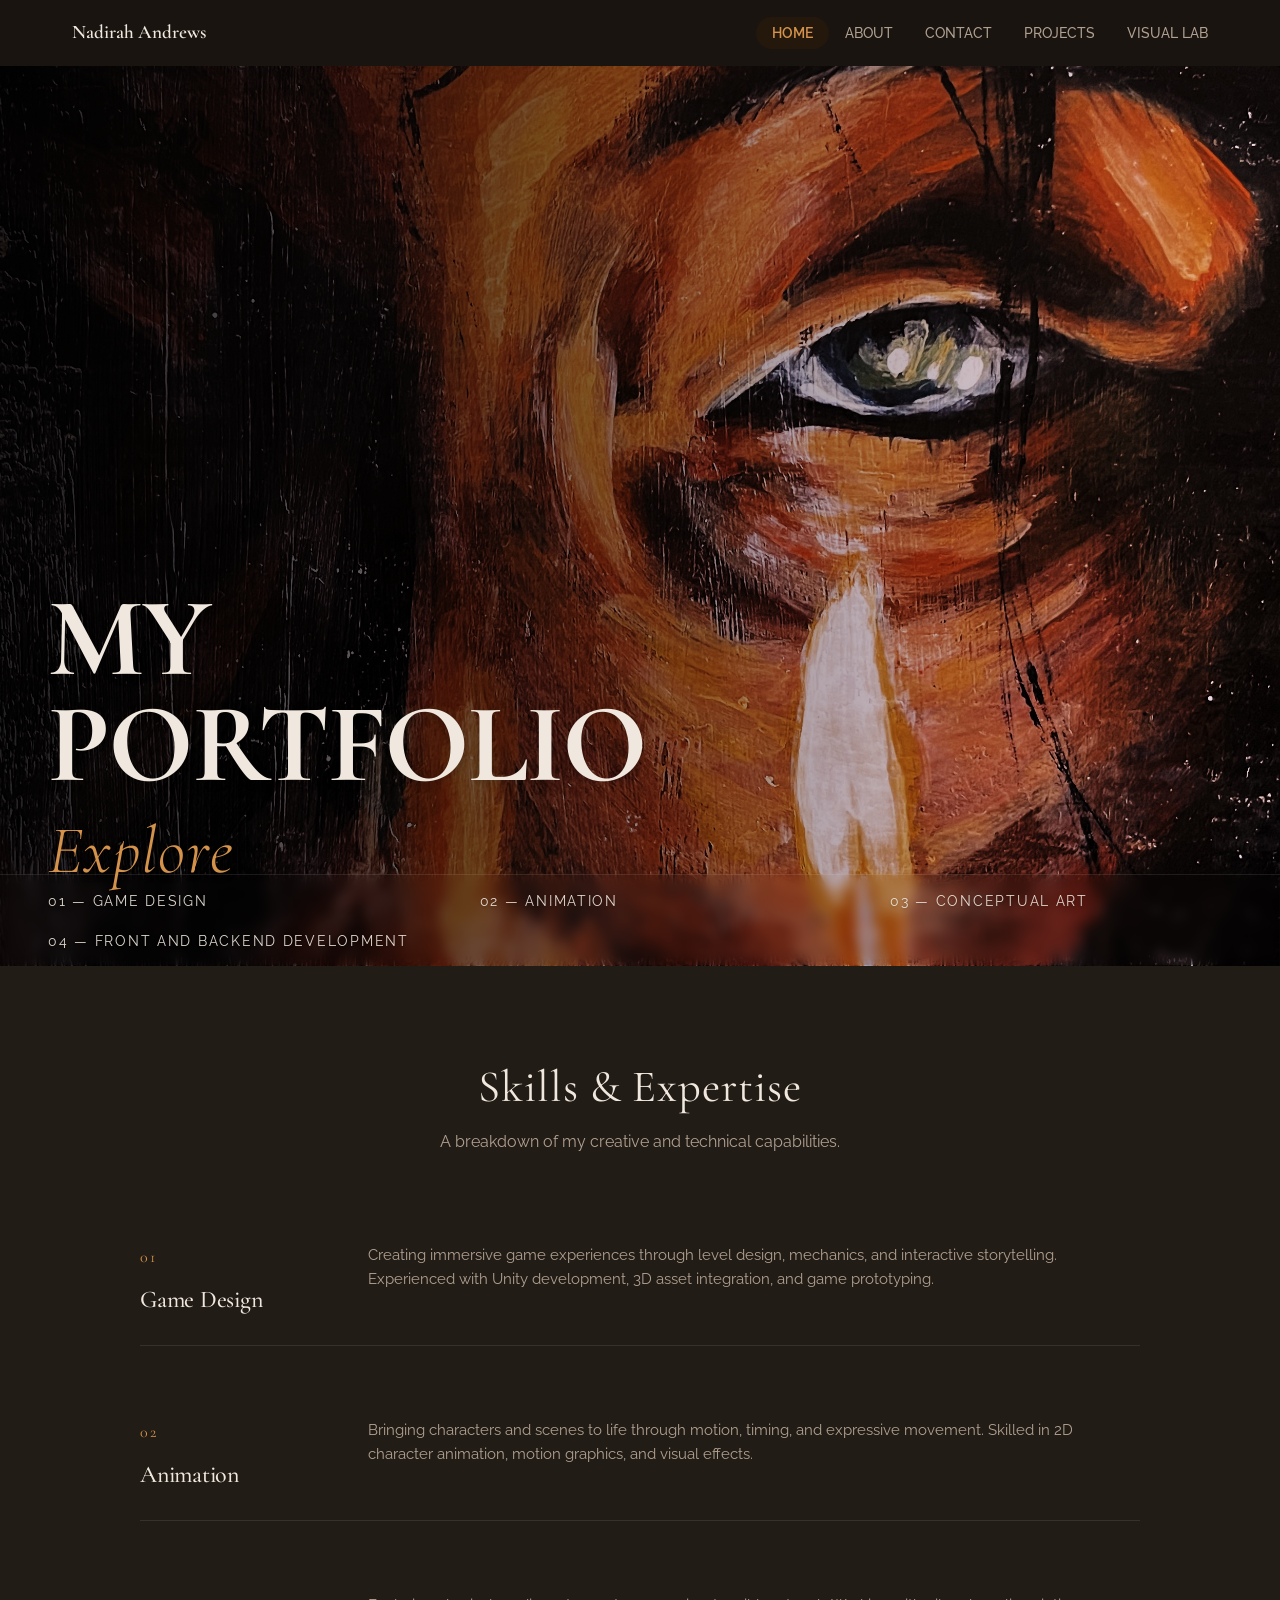
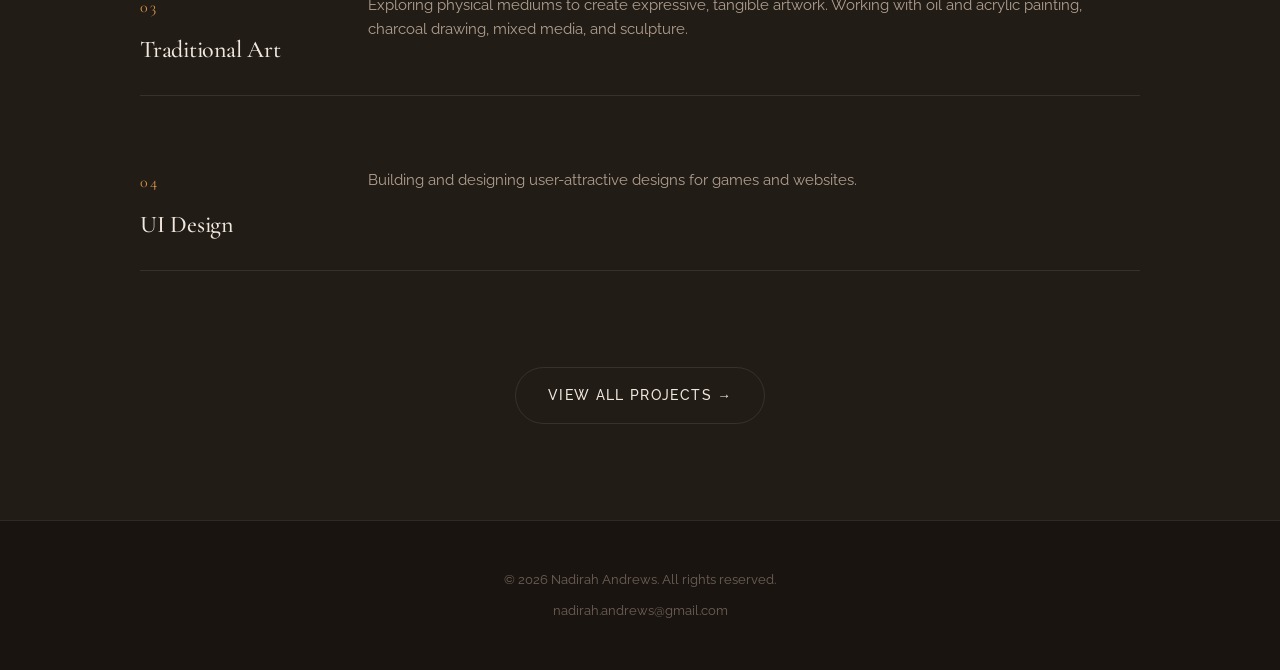
<file: index.html>
<!DOCTYPE html>
<html lang="en">
<head>
    <meta charset="UTF-8">
    <meta name="viewport" content="width=device-width, initial-scale=1.0">
    <title>Nadirah Andrews Portfolio</title>
    <link rel="stylesheet" href="./css/style.css">
    <link rel="stylesheet" href="./css/home.css">
    <script src="./app.js" defer></script>
    

</head>
<body>
    <div id="main-nav-container"></div>
    <!-- HERO SECTION -->
    <section class="home-hero" id="hero">

    <!-- background image -->
        <div class="hero-image" aria-hidden="true"></div>


        <div class="hero-strip">
            <span class="strip-item">01 &mdash; Game Design</span>
            <span class="strip-item">02 &mdash; Animation</span>
            <span class="strip-item">03 &mdash; Conceptual Art</span>
            <span class="strip-item">04 &mdash; Front and Backend Development</span>
    </div>

    <!-- Hero Text -->
    <div class="hero-text">
      <h1 class="hero-title">
        MY<br>PORTFOLIO<br><span class="hero-tagline">Explore
      </h1>
    </div>
 
  </section>
     

    </section>

    <!-- FEATURES LIST -->
    <section class="feature-section" id="features">
    <div class="feature-header">
        <h2 class="feature-title">Skills & Expertise</h2>
        <p class="feature-intro">A breakdown of my creative and technical capabilities.</p>
    </div>

    <div class="skills-list">
        <!-- Skill 1 - Game Design -->
        <div class="skill-item">
            <div class="skill-meta">
                <span class="skill-number">01</span>
                <span class="skill-name">Game Design</span>
            </div>
            <div class="skill-description-wrapper">
                <p class="skill-description">
                    Creating immersive game experiences through level design, mechanics, and interactive storytelling. 
                    Experienced with Unity development, 3D asset integration, and game prototyping.
                </p>
            </div>
        </div>

        <!-- Skill 2 - Animation -->
        <div class="skill-item">
            <div class="skill-meta">
                <span class="skill-number">02</span>
                <span class="skill-name">Animation</span>
            </div>
            <div class="skill-description-wrapper">
                <p class="skill-description">
                    Bringing characters and scenes to life through motion, timing, and expressive movement. 
                    Skilled in 2D character animation, motion graphics, and visual effects.
                </p>
            </div>
        </div>

        <!-- Skill 3 - Traditional Art -->
        <div class="skill-item">
            <div class="skill-meta">
                <span class="skill-number">03</span>
                <span class="skill-name">Traditional Art</span>
            </div>
            <div class="skill-description-wrapper">
                <p class="skill-description">
                    Exploring physical mediums to create expressive, tangible artwork. 
                    Working with oil and acrylic painting, charcoal drawing, mixed media, and sculpture.
                </p>
            </div>
        </div>

        <!-- Skill 4 - UI Design-->
        <div class="skill-item">
            <div class="skill-meta">
                <span class="skill-number">04</span>
                <span class="skill-name">UI Design</span>
            </div>
            <div class="skill-description-wrapper">
                <p class="skill-description">
                    Building and designing user-attractive designs for games and websites.
                </p>
            </div>
        </div>
    </div>

    <!-- View Button-->
    <div class="feature-footer">
        <a href="/pages/projects.html" class="view-all-btn">View All Projects →</a>
    </div>
</section>

    <!-- FOOTER -->
    <footer class="footer">
        <p>&copy; 2026 Nadirah Andrews. All rights reserved.</p>
        <p> nadirah.andrews@gmail.com</p>
    </footer>
</body>
</html>
</file>
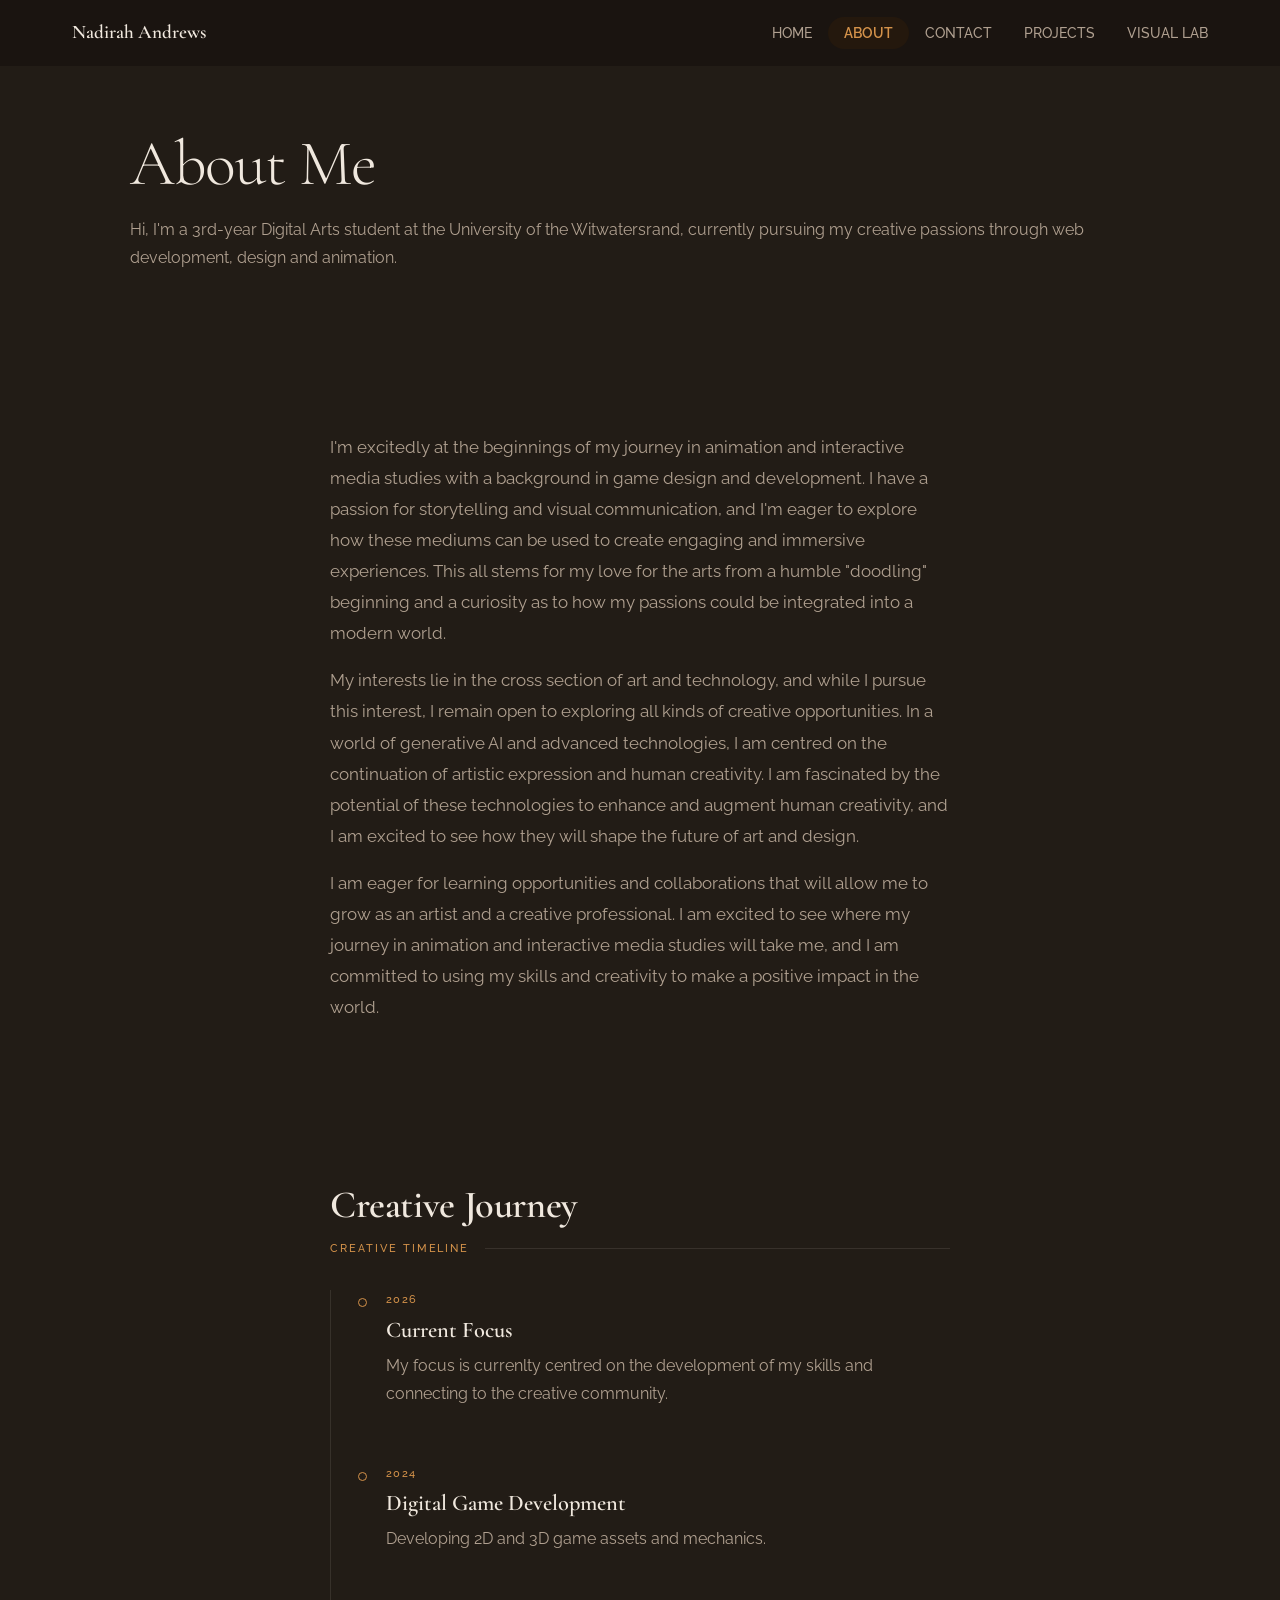
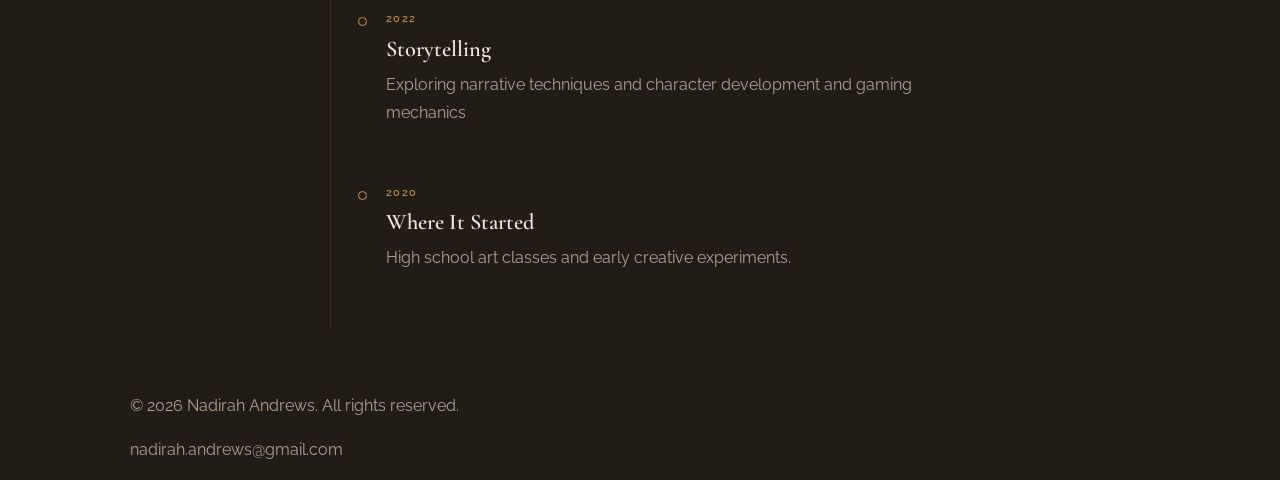
<file: pages/about.html>
<!DOCTYPE html>
<html lang="en">
<head>
    <meta charset="UTF-8">
    <meta name="viewport" content="width=device-width, initial-scale=1.0">
    <title>About Me</title>
    <link rel="stylesheet" href="../css/style.css">
    <link rel="stylesheet" href="../css/pages.css">
    <script src="../app.js" defer></script>
    
</head>
<body>
    <div id="main-nav-container"></div>
    <!--HEADER-->
    <section class="header">
        <div class="container">
            <h1 class="about-title">About Me</h1>
            <p class="about-description">
                Hi, I'm a 3rd-year Digital Arts student at the University of the Witwatersrand, currently pursuing my creative passions through web development, design and animation.
            </p>
        </div>
    </section>

    <!--BIO-->
    <section class="about-bio">
        <div class="container-sm">
            <p>
             I'm excitedly at the beginnings of my journey in animation and interactive media studies with a background in game design and development. I have a passion for storytelling and visual communication, and I'm eager to explore how these mediums can be used to create engaging and immersive experiences. This all stems for my love for the arts from a humble "doodling" beginning and a curiosity as to how my passions could be integrated into a modern world.
            </p>
 
            <p>
              My interests lie in the cross section of art and technology, and while I pursue this interest, I remain open to exploring all kinds of creative opportunities. In a world of generative AI and advanced technologies, I am centred on the continuation of artistic expression and human creativity. I am fascinated by the potential of these technologies to enhance and augment human creativity, and I am excited to see how they will shape the future of art and design.
            </p>
 
            <p>
             I am eager for learning opportunities and collaborations that will allow me to grow as an artist and a creative professional. I am excited to see where my journey in animation and interactive media studies will take me, and I am committed to using my skills and creativity to make a positive impact in the world. 
            </p>
        </div>
    </section>

    <!--CREATIVE TIMELINE-->
    <section class="creative-timeline">
        <div class="container-sm">
            <h2>Creative Journey</h2>
            <p class="section-label">Creative timeline</p>
 
            <ul class="timeline-list">
 
                <li class="timeline-item">
                    <p class="timeline-year">2026</p>
                    <h3>Current Focus</h3>
                    <p>My focus is currenlty centred on the development of my skills and connecting to the creative community.</p>
                </li>

                <li class="timeline-item">
                    <p class="timeline-year">2024</p>
                    <h3>Digital Game Development</h3>
                    <p>Developing 2D and 3D game assets and mechanics.</p>
                </li>
 
                <li class="timeline-item">
                    <p class="timeline-year">2022</p>
                    <h3>Storytelling</h3>
                    <p>Exploring narrative techniques and character development and gaming mechanics</p>
                </li>
 
                <li class="timeline-item">
                    <p class="timeline-year">2020</p>
                    <h3>Where It Started</h3>
                    <p>High school art classes and early creative experiments.</p>
                </li>
 
            </ul>
        </div>
    </section>

    <!--FOOTER-->
    <footer class="footer">
        <div class="container">
            <p>&copy; 2026 Nadirah Andrews. All rights reserved.</p>
            <p> nadirah.andrews@gmail.com</p>
        </div>
    </footer>
</body>
</html>
</file>
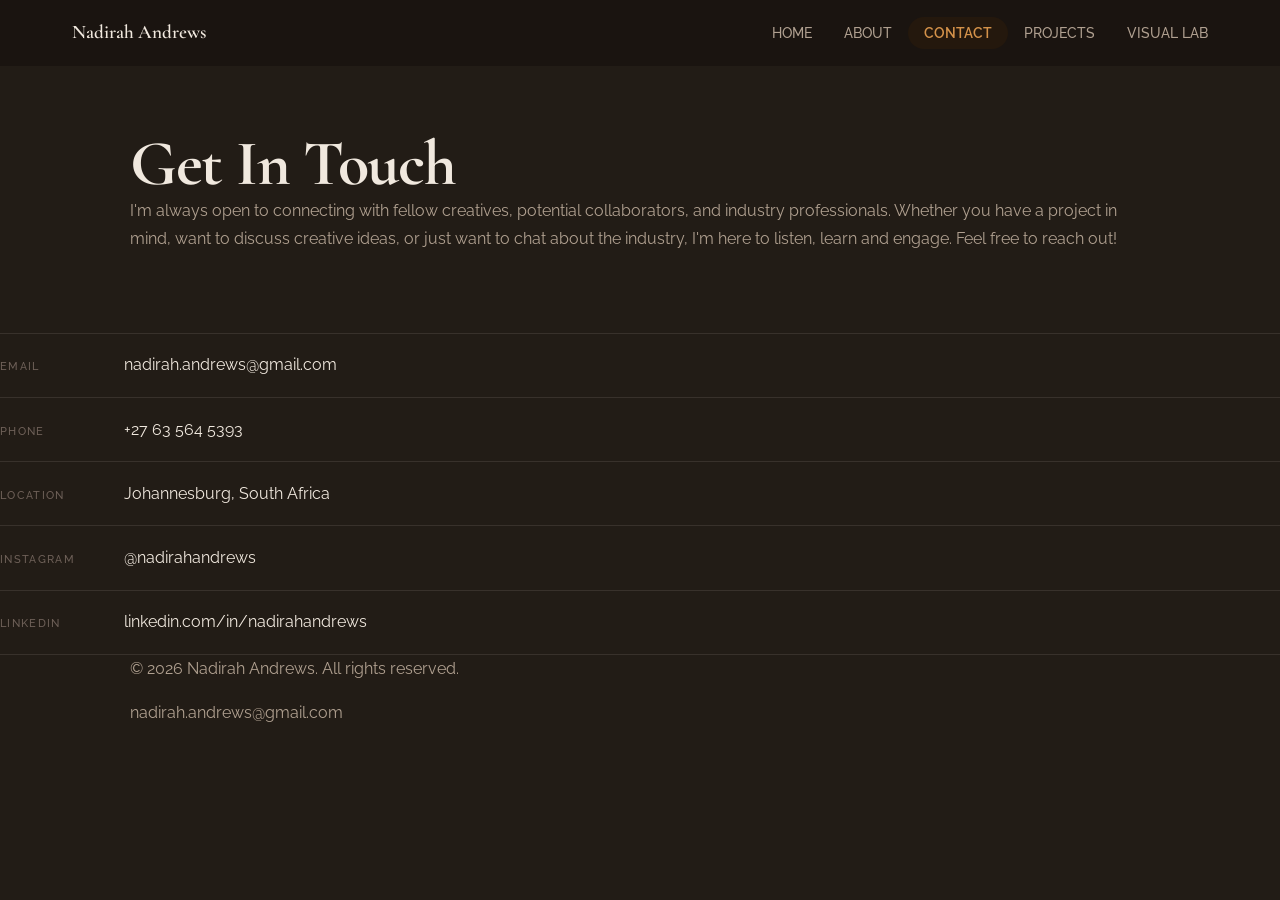
<file: pages/contact.html>
<!DOCTYPE html>
<html lang="en">
<head>
    <meta charset="UTF-8">
    <meta name="viewport" content="width=device-width, initial-scale=1.0">
    <title>Contact Nadirah Andrews</title>
    <link rel="stylesheet" href="../css/style.css">
    <script src="../app.js" defer></script>
    
</head>
<body>
  <div id="main-nav-container"></div>
    <!--HEADER-->
    <section class="contact-page-header">
        <div class="container">
            <h1 class="contact-title">Get In Touch</h1>
            <p class="contact-description">
                I'm always open to connecting with fellow creatives, potential collaborators, and industry professionals. Whether you have a project in mind, want to discuss creative ideas, or just want to chat about the industry, I'm here to listen, learn and engage. Feel free to reach out!
        </div>
    </section>


    <!-- CONTACT DETAIL ROWS -->
    <div class="contact-details">
 
        <div class="contact-row">
          <span class="contact-key">Email</span>
          <span class="contact-val">
            <a href="mailto:nadirah.andrews@gmail.com">nadirah.andrews@gmail.com</a>
          </span>
        </div>
 
        <div class="contact-row">
          <span class="contact-key">Phone</span>
          <span class="contact-val">+27 63 564 5393</span>
        </div>
 
        <div class="contact-row">
          <span class="contact-key">Location</span>
          <span class="contact-val">Johannesburg, South Africa</span>
        </div>
 
        <div class="contact-row">
          <span class="contact-key">Instagram</span>
          <span class="contact-val">
            <a href="https://instagram.com/nadirahandrews" target="_blank" rel="noopener">@nadirahandrews</a>
          </span>
        </div>
 
 
        <div class="contact-row">
          <span class="contact-key">LinkedIn</span>
          <span class="contact-val">
            <a href="https://linkedin.com/in/nadirahandrews" target="_blank" rel="noopener">linkedin.com/in/nadirahandrews</a>
          </span>
        </div>
 
      </div>
 
    </div>
  </section>
    </section>

    <!--FOOTER-->
    <footer class="footer">
        <div class="container">
            <p>&copy; 2026 Nadirah Andrews. All rights reserved.</p>
            <p> nadirah.andrews@gmail.com</p>
        </div>
    </footer>
</body>
</html>
</file>
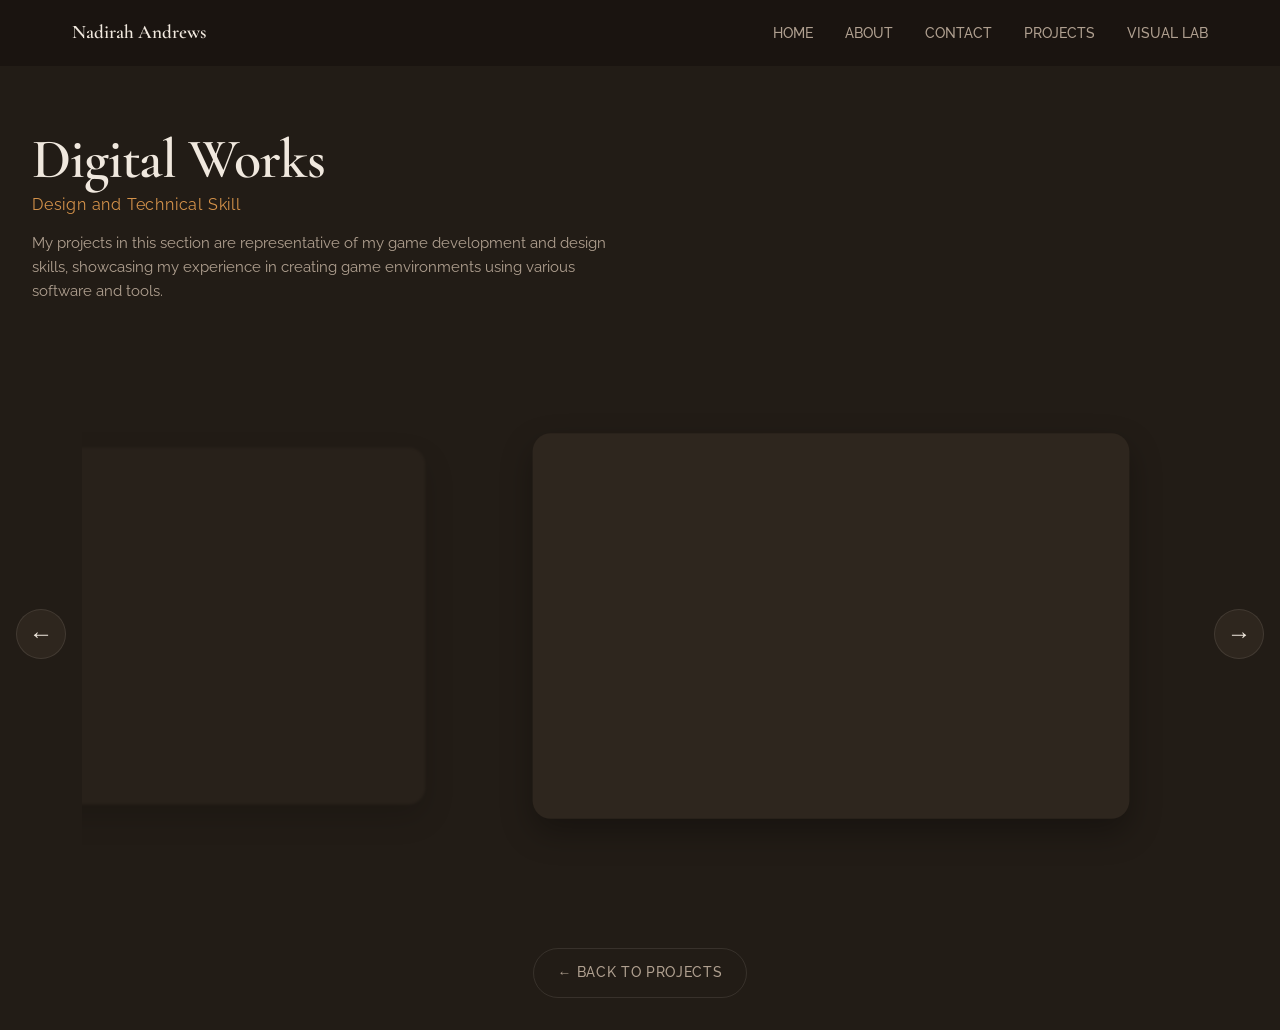
<file: pages/digitalworks.html>
<!DOCTYPE html>
<html lang="en">
<head>
    <meta charset="UTF-8">
    <meta name="viewport" content="width=device-width, initial-scale=1.0">
    <title>Digital Works - Nadirah Andrews Portfolio</title>
    <link rel="stylesheet" href="../css/style.css">
    <link rel="stylesheet" href="../css/pages.css">
    <script src="../app.js" defer></script>
</head>
<body>
    <div id="main-nav-container"></div>
    
    <header class="pw-header">
        <h1 class="pw-main-title">Digital Works</h1>
        <h2 class="pw-sub-title">Design and Technical Skill</h2>
        <p class="pw-overview">
            My projects in this section are representative of my game development and design skills, 
            showcasing my experience in creating game environments using various software and tools.
        </p>
    </header>

    <!-- Gallery with Arrow Buttons -->
    <div class="pw-gallery-wrapper">
        <button class="pw-arrow pw-arrow-left" id="scrollLeft">←</button>
        
        <div class="pw-gallery-container">
            <div class="pw-horizontal-scroll" id="scrollContainer">
                
                <div class="pw-card">
                    <div class="pw-card-media">
                        <video class="pw-video" muted loop playsinline>
                            <source src="../media/videos/3D-game-environment.mp4" type="video/mp4">
                        </video>
                        <div class="pw-card-overlay">
                            <h3>3D Game Environment</h3>
                            <p>Unity environment with dynamic lighting and optimized assets.</p>
                        </div>
                    </div>
                </div>

                <div class="pw-card">
                    <div class="pw-card-media">
                        <video class="pw-video" muted loop playsinline>
                            <source src="../media/videos/2D_gamerecording. mp4..mp4" type="video/mp4">
                        </video>
                        <div class="pw-card-overlay">
                            <h3>2D Game Mechanics</h3>
                            <p>Custom sprites, animations, and level design mechanics.</p>
                        </div>
                    </div>
                </div>

                <div class="pw-card">
                    <div class="pw-card-media">
                        <video class="pw-video" muted loop playsinline>
                            <source src="../media/videos/character-animation.mp4" type="video/mp4">
                        </video>
                        <div class="pw-card-overlay">
                            <h3>Character Animation Reel</h3>
                            <p>Emotive expression in characters</p>
                        </div>
                    </div>
                </div>

                <div class="pw-card">
                    <div class="pw-card-media">
                        <video class="pw-video" muted loop playsinline>
                            <source src="../media/videos/UI-designs.mp4" type="video/mp4">

                        </video>
                        <div class="pw-card-overlay">
                            <h3>Game UI Design</h3>
                            <p>Custom UI design for 3D Game</p>
                        </div>
                    </div>
                </div>

                <div class="pw-card">
                    <div class="pw-card-media">
                        <video class="pw-video" muted loop playsinline>
                            <source src="../media/videos/3D_blender assets .mp4" type="video/mp4">
                        </video>
                        <div class="pw-card-overlay">
                            <h3>3D Asset Development</h3>
                            <p>Buidling custom 3D assets in Blender</p>
                        </div>
                    </div>
                </div>
                
            </div>
        </div>
        
        <button class="pw-arrow pw-arrow-right" id="scrollRight">→</button>
    </div>

    <div class="pw-back-bar">
        <a href="projects.html" class="pw-back-btn">← Back to Projects</a>
    </div>
</body>
</html>
</file>
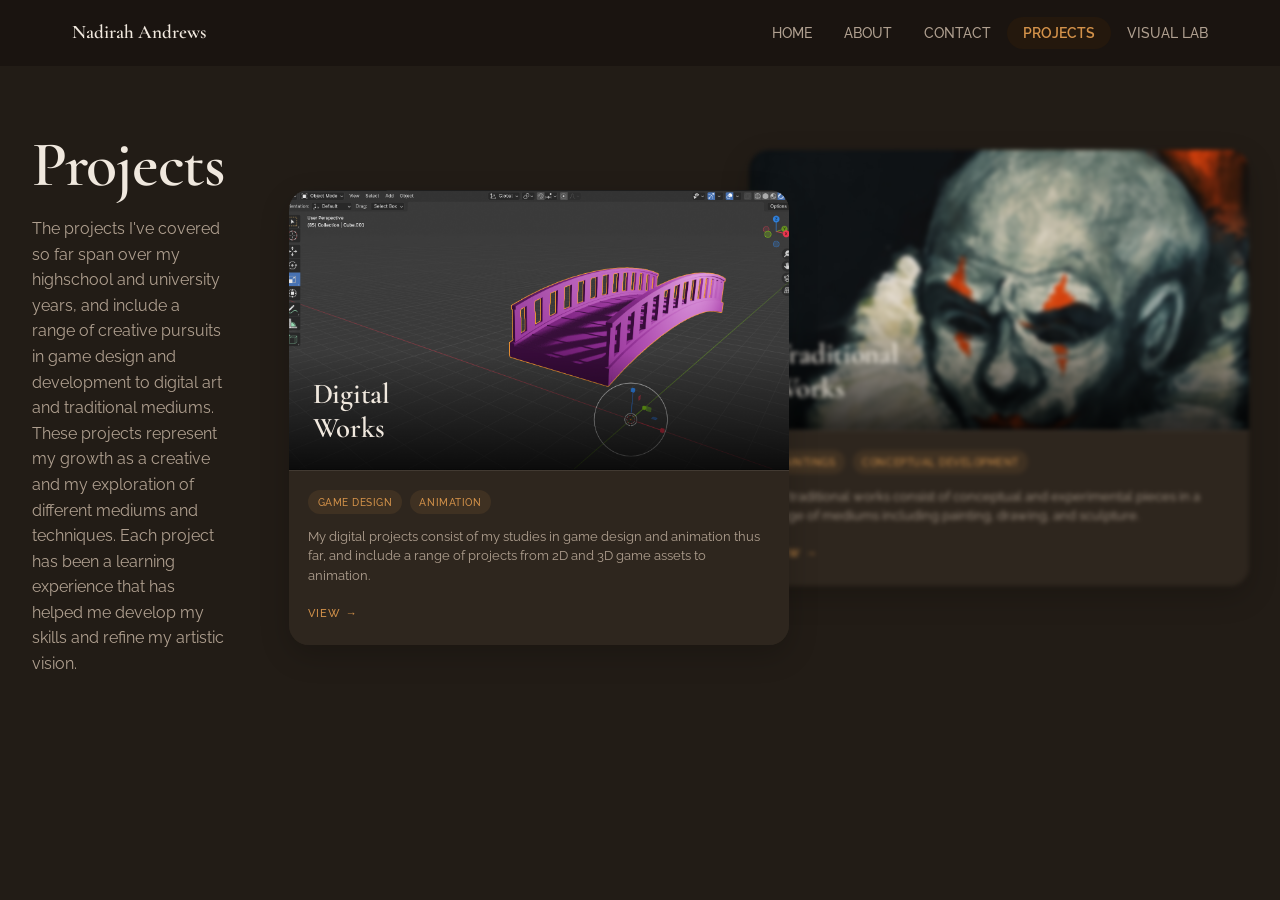
<file: pages/projects.html>
<!DOCTYPE html>
<html lang="en">
<head>
    <meta charset="UTF-8">
    <meta name="viewport" content="width=device-width, initial-scale=1.0">
    <title>Projects - Nadirah Andrews Portfolio</title>
    <link rel="stylesheet" href="../css/style.css">
    <link rel="stylesheet" href="../css/pages.css">
    <script src="../app.js" defer></script>
</head>
<body>
    <div id="main-nav-container"></div>
    
    <div class="projects-wrapper">
        <!-- HEADER SECTION - LEFT SIDE -->
        <div class="proj-header">
            <h1 class="proj-title">Projects</h1>
            <p class="proj-intro">
                The projects I've covered so far span over my highschool and university years, and include a range of creative pursuits in game design and development to digital art and traditional mediums. These projects represent my growth as a creative and my exploration of different mediums and techniques. Each project has been a learning experience that has helped me develop my skills and refine my artistic vision.
            </p>
        </div>

        <!-- CARDS STACK SECTION - RIGHT SIDE -->
        <div class="proj-cards-stack">
            <!-- PROJECT CARD 1 - DIGITAL WORKS (TOP CARD) -->
            <a href="digitalworks.html" class="proj-type-card" id="cardDigital">
                <div class="proj-card-inner">
                    <div class="proj-image-wrapper">
                        <img src="../media/images/digitalworks-thumbnail.png" alt="Digital Works" class="proj-thumb">
                        <div class="proj-card-overlay">
                            <h2 class="proj-type-heading">Digital<br>Works</h2>
                        </div>
                    </div>
                    <div class="proj-card-body">
                        <div class="proj-tags">
                            <span class="proj-tag">Game Design</span>
                            <span class="proj-tag">Animation</span>
                        </div>
                        <p class="proj-overview">
                            My digital projects consist of my studies in game design and animation thus far, and include a range of projects from 2D and 3D game assets to animation.
                        </p>
                        <span class="proj-view-link">view →</span>
                    </div>
                </div>
            </a>

            <!-- PROJECT CARD 2 - TRADITIONAL WORKS (BEHIND CARD) -->
            <a href="traditionalworks.html" class="proj-type-card" id="cardTraditional">
                <div class="proj-card-inner">
                    <div class="proj-image-wrapper">
                        <img src="../media/images/traditionalworks-thumbnail.JPG" alt="Traditional Works" class="proj-thumb">
                        <div class="proj-card-overlay">
                            <h2 class="proj-type-heading">Traditional<br>Works</h2>
                        </div>
                    </div>
                    <div class="proj-card-body">
                        <div class="proj-tags">
                            <span class="proj-tag">Paintings</span>
                            <span class="proj-tag">Conceptual Development</span>
                        </div>
                        <p class="proj-overview">
                            My traditional works consist of conceptual and experimental pieces in a range of mediums including painting, drawing, and sculpture.
                        </p>
                        <span class="proj-view-link">view →</span>
                    </div>
                </div>
            </a>
        </div>
    </div>
</body>
</html>
</file>
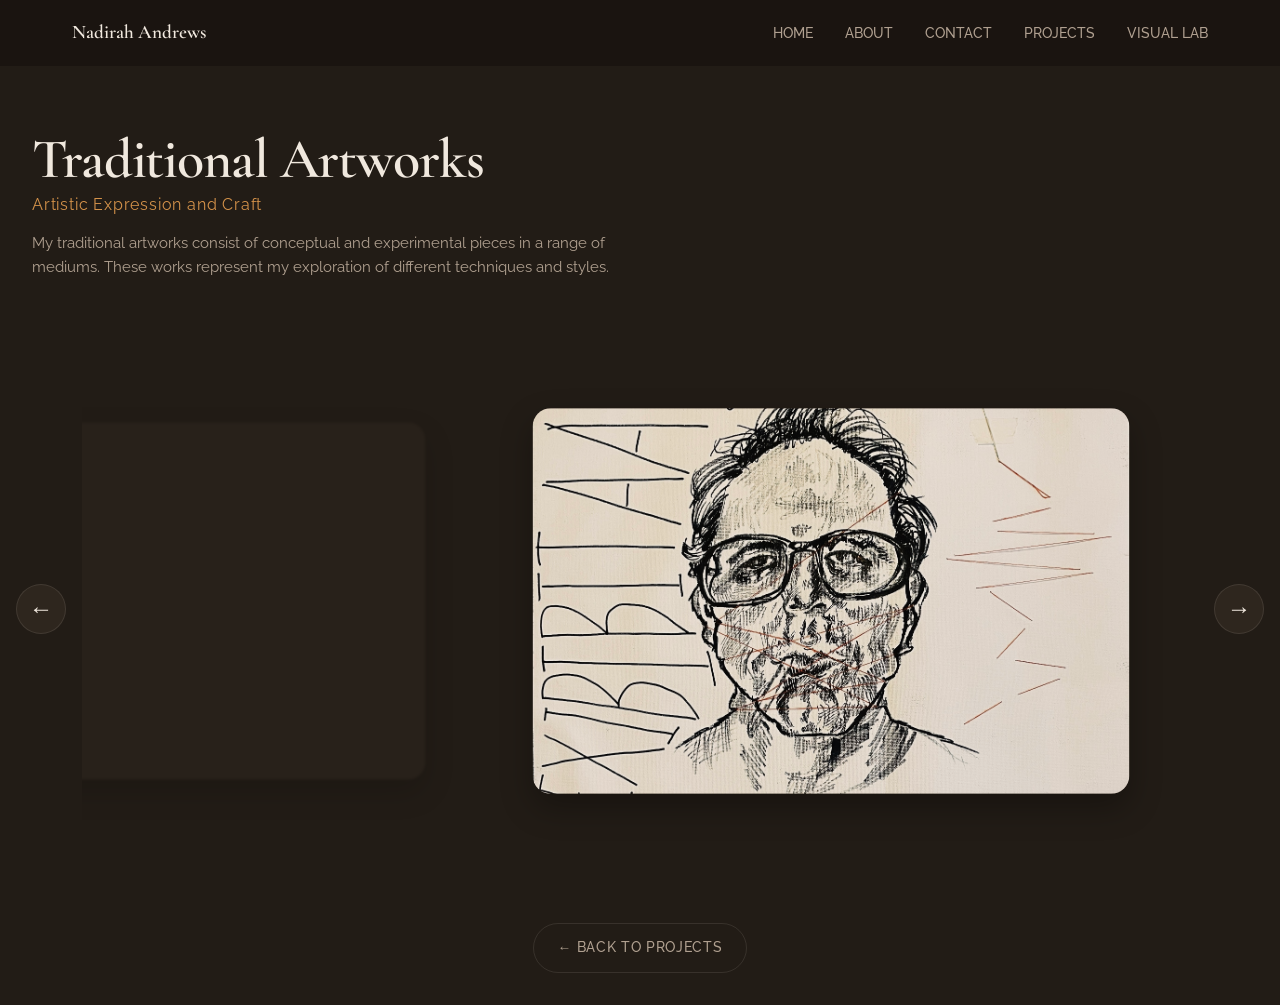
<file: pages/traditionalworks.html>
<!DOCTYPE html>
<html lang="en">
<head>
    <meta charset="UTF-8">
    <meta name="viewport" content="width=device-width, initial-scale=1.0">
    <title>Traditional Works - Nadirah Andrews Portfolio</title>
    <link rel="stylesheet" href="../css/style.css">
    <link rel="stylesheet" href="../css/pages.css">
    <script src="../app.js" defer></script>
</head>
<body>
    <div id="main-nav-container"></div>
    
    <header class="pw-header">
        <h1 class="pw-main-title">Traditional Artworks</h1>
        <h2 class="pw-sub-title">Artistic Expression and Craft</h2>
        <p class="pw-overview">
            My traditional artworks consist of conceptual and experimental pieces in a range of mediums. 
            These works represent my exploration of different techniques and styles.
        </p>
    </header>

    <!-- Gallery with Arrow Buttons -->
    <div class="pw-gallery-wrapper">
        <button class="pw-arrow pw-arrow-left" id="scrollLeft">←</button>
        
        <div class="pw-gallery-container">
            <div class="pw-horizontal-scroll" id="scrollContainer">

                <div class="pw-card">
                    <div class="pw-card-media">
                        <video class="pw-video" muted loop playsinline>
                            <source src="../media/videos/creative-brainstorming.mp4" type="video/mp4">
                        </video>
                        <div class="pw-card-overlay">
                            <h3>Creative Brainstorming</h3>
                            <p>Creative brainstorming concepts and styles</p>
                        </div>
                    </div>
                </div>

                <div class="pw-card">
                    <div class="pw-card-media">
                        <img src="../media/images/mixed-space.jpg" alt="Art piece using marker and thread on canvas">
                        <div class="pw-card-overlay">
                            <h3>Mixed Media and Tools</h3>
                            <p>Combining unconventional media with each other. Marker and thread on canvas.</p>
                        </div>
                    </div>
                </div>

                <div class="pw-card">
                    <div class="pw-card-media">
                        <img src="../media/images/composition-and-reference-studies.JPG" alt="compositional and reference studies">
                        <div class="pw-card-overlay">
                            <h3>Composition and reference studies</h3>
                            <p>Exploring compositional space and balance</p>
                        </div>
                    </div>
                </div>

                <div class="pw-card">
                    <div class="pw-card-media">
                        <video class="pw-video" muted loop playsinline>
                            <source src="../media/videos/media-exploration.mp4"type="video/mp4">
                        </video>
                        <div class="pw-card-overlay">
                            <h3>Exploration through medium</h3>
                            <p>Creating appropriate atmosphere through media, colour and lighting.</p>
                        </div>
                    </div>
                </div>

                <div class="pw-card">
                    <div class="pw-card-media">
                        <img src="../media/images/rendering-the-idea.JPG"lt="A Final Rendition of a painting">
                        <div class="pw-card-overlay">
                            <h3>Rendering the Idea</h3>
                            <p>Now comes the fruiting of the idea, combining the idea and the visuals together</p>
                        </div>
                    </div>
                </div>
                
            </div>
        </div>
        
        <button class="pw-arrow pw-arrow-right" id="scrollRight">→</button>
    </div>


    <div class="pw-back-bar">
        <a href="projects.html" class="pw-back-btn">← Back to Projects</a>
    </div>
</body>
</html>
</file>
<file: css/style.css>
/*
   css/style.css — Global design tokens & shared styles
   Breakpoints:
     Desktop  : 1100px+   (default — desktop-first)
     Tablet   : 768–1099px
     Mobile   : below 768px
     Sm mobile: below 480px
    */
 
@import url('https://fonts.googleapis.com/css2?family=Cormorant+Garamond:ital,wght@0,300;0,400;0,600;0,700;1,300;1,400;1,600&family=Raleway:wght@300;400;500;600&display=swap');
 
/*  DESIGN TOKENS  */
:root {
  /* Primary — dark warm base */
  --bg-deep:      #1a1410;
  --bg-base:      #221c16;
  --bg-surface:   #2e261e;
  --bg-subtle:    #3a3028;
 
  /* Brand */
  --brand-warm:   #c4783a;
  --brand-muted:  #8c5a2e;
 
  /* Accent */
  --accent:       #d4924a;
  --accent-glow:  rgba(212, 146, 74, 0.18);
 
  /* Text */
  --text-primary:   #f0e8de;
  --text-secondary: #b0a090;
  --text-muted:     #6e6058;
 
  /* Borders */
  --border:       rgba(240, 232, 222, 0.1);
  --border-hover: rgba(240, 232, 222, 0.25);
 
  /* Typography */
  --serif: 'Cormorant Garamond', Georgia, serif;
  --sans:  'Raleway', Arial, sans-serif;
 
  /* Spacing */
  --space-xs: 0.5rem;
  --space-sm: 1rem;
  --space-md: 2rem;
  --space-lg: 4rem;
  --space-xl: 7rem;
}
 
/*  RESET   */
*, *::before, *::after { box-sizing: border-box; margin: 0; padding: 0; }
 
html { scroll-behavior: smooth; font-size: 16px; }
 
body {
  font-family: var(--sans);
  font-size: 1rem;
  font-weight: 400;
  line-height: 1.75;
  color: var(--text-primary);
  background-color: var(--bg-base);
  -webkit-font-smoothing: antialiased;
}
 
img, video { max-width: 100%; display: block; }
a { color: inherit; text-decoration: none; }
 
/*  TYPE HIERARCHY   */
 
h1 {
  font-family: var(--serif);
  font-size: clamp(2.4rem, 5vw, 5.5rem);
  font-weight: 700;
  line-height: 1.05;
  letter-spacing: -0.02em;
  color: var(--text-primary);
}
 
h2 {
  font-family: var(--serif);
  font-size: clamp(1.5rem, 3vw, 2.8rem);
  font-weight: 600;
  line-height: 1.15;
  letter-spacing: -0.01em;
  color: var(--text-primary);
  margin-bottom: 0.75rem;
}
 
h3 {
  font-family: var(--serif);
  font-size: clamp(1rem, 1.8vw, 1.4rem);
  font-weight: 600;
  line-height: 1.3;
  color: var(--text-primary);
  margin-bottom: 0.5rem;
}
 
p {
  font-family: var(--sans);
  font-size: 1rem;
  line-height: 1.75;
  color: var(--text-secondary);
  margin-bottom: 1rem;
}
 
/* LAYOUT  */
 
.container    { max-width: 1100px; margin: 0 auto; padding: 0 2.5rem; }
.container-sm { max-width: 700px;  margin: 0 auto; padding: 0 2.5rem; }
 
section { padding: var(--space-lg) 0; }
 
.page-top { padding-top: 80px; }
 
/*  SECTION LABEL   */
.section-label {
  font-family: var(--sans);
  font-size: 0.68rem;
  font-weight: 500;
  letter-spacing: 0.18em;
  text-transform: uppercase;
  color: var(--accent);
  margin-bottom: 2rem;
  display: flex;
  align-items: center;
  gap: 1rem;
}
.section-label::after {
  content: '';
  flex: 1;
  height: 1px;
  background: var(--border);
}
 
/*  NAVIGATION  */
 
#main-nav-container {
  position: relative;
  width: 100%;
  background: var(--bg-deep);
  z-index: 1000;
  border-bottom: 1px transparent var(--border);
}

/* Sticky state */
#main-nav-container.sticky {
  position: fixed;
  top: 0;
  left: 0;
  right: 0;
  background: var(--bg-deep);
  box-shadow: 0 2px 10px rgba(140, 81, 30, 0.67);
}

/* Main nav */
#main-nav {
  background: transparent;
  max-width: 1200px;
  margin: 0 auto;
  padding: 1rem 2rem;
  display: flex;
  justify-content: space-between;
  align-items: center;
}

/* Logo styling */
.nav-logo {
  font-family: var(--serif);
  font-size: 1.2rem;
  font-weight: 600;
  color: var(--text-primary);
  text-decoration: none;
  transition: color 0.2s ease;
}

.nav-logo:hover {
  color: var(--accent);
}

/* Navigation links */
.nav-links {
  display: flex;
  list-style: none;
  gap: 2rem;
  margin: 0;
  padding: 0;
  align-items: center;
}

.nav-links li {
  margin: 0;
}

.nav-links a {
  font-family: var(--sans);
  font-size: 0.85rem;
  font-weight: 500;
  text-transform: uppercase;
  color: var(--text-secondary);
  text-decoration: none;
  padding: 0.5rem 0;
  transition: all 0.2s ease;
  white-space: nowrap;
}

.nav-links a:hover {
  color: var(--accent);
}

/* Active link styling - transparent rounded box */
.nav-links li.active a {
  color: var(--accent);
  font-weight: 600;
  background: rgba(48, 30, 9, 0.46);
  padding: 0.5rem 1rem;
  border-radius: 25px;
  margin: -0.5rem -1rem;
}

/* Mobile toggle button */
.nav-toggle {
  display: none;
  background: transparent;
  border: 1px solid var(--border);
  color: var(--text-primary);
  font-size: 1rem;
  cursor: pointer;
  padding: 0.5rem 1rem;
  font-family: var(--sans);
  border-radius: 6px;
  transition: all 0.2s ease;
}

.nav-toggle:hover {
  border-color: var(--accent);
  color: var(--accent);
}

/* Smooth Transitions*/
body {
  transition: opacity 0.3s ease, transform 0.3s ease;
  opacity: 1;
  transform: translateY(0);
}

body.fade-out {
  opacity: 0;
  transform: translateY(10px);
}

html {
  scroll-behavior: smooth;
  scroll-padding-top: 80px;
}

/*  MOBILE RESPONSIVE  */
@media (max-width: 768px) {
  #main-nav {
    padding: 0.75rem 1.5rem;
    flex-wrap: wrap;
  }

  .nav-toggle {
    display: block;
  }

  .nav-links {
    display: none;
    width: 100%;
    flex-direction: column;
    gap: 0;
    margin-top: 1rem;
    padding-top: 1rem;
    border-top: 1px solid var(--border);
  }

  .nav-links.show {
    display: flex;
  }

  .nav-links li {
    text-align: center;
    width: 100%;
  }

  .nav-links a {
    display: block;
    padding: 0.75rem 0;
  }
  
  .nav-links li.active a {
    padding: 0.75rem 1rem;
    margin: 0;
    display: inline-block;
    width: auto;
  }
}

/* Small mobile devices */
@media (max-width: 480px) {
  #main-nav {
    padding: 0.75rem 1rem;
  }

  .nav-logo {
    font-size: 1rem;
  }

  .nav-toggle {
    font-size: 0.9rem;
    padding: 0.4rem 0.8rem;
  }
}

 
/*  BUTTONS   */
 
.btn {
  display: inline-block;
  font-family: var(--sans);
  font-size: 0.78rem;
  font-weight: 500;
  letter-spacing: 0.1em;
  text-transform: uppercase;
  padding: 0.7rem 1.6rem;
  border: 1px solid transparent;
  cursor: pointer;
  transition: background 0.25s, color 0.25s, border-color 0.25s, box-shadow 0.25s;
}
 
.btn-primary {
  background: var(--brand-warm);
  color: var(--bg-deep);
  border-color: var(--brand-warm);
}
.btn-primary:hover {
  background: var(--accent);
  border-color: var(--accent);
  box-shadow: 0 0 18px var(--accent-glow);
}
 
.btn-outline {
  background: transparent;
  color: var(--text-primary);
  border-color: var(--border-hover);
}
.btn-outline:hover {
  border-color: var(--accent);
  color: var(--accent);
  box-shadow: 0 0 14px var(--accent-glow);
}
 
/*   TIMELINE  */
 
.timeline-list {
  list-style: none;
  position: relative;
  padding-left: 2rem;
}
.timeline-list::before {
  content: '';
  position: absolute;
  left: 0; top: 0; bottom: 0;
  width: 1px;
  background: var(--border);
}
.timeline-item {
  position: relative;
  padding: 0 0 2.5rem 1.5rem;
}
.timeline-item::before {
  content: '';
  position: absolute;
  left: -4px; top: 8px;
  width: 9px; height: 9px;
  border-radius: 50%;
  background: var(--bg-base);
  border: 1px solid var(--accent);
}
.timeline-year {
  font-family: var(--sans);
  font-size: 0.7rem;
  font-weight: 500;
  letter-spacing: 0.12em;
  text-transform: uppercase;
  color: var(--accent);
  margin-bottom: 0.3rem;
}
 
/* CONTACT */
 
.contact-row {
  display: flex;
  align-items: baseline;
  gap: 1.5rem;
  padding: 1.1rem 0;
  border-bottom: 1px solid var(--border);
}
.contact-row:first-child { border-top: 1px solid var(--border); }
 
.contact-key {
  font-family: var(--sans);
  font-size: 0.7rem;
  font-weight: 500;
  letter-spacing: 0.12em;
  text-transform: uppercase;
  color: var(--text-muted);
  min-width: 100px;
  flex-shrink: 0;
}
.contact-val {
  font-family: var(--sans);
  font-size: 1rem;
  color: var(--text-primary);
  word-break: break-word;
}
.contact-val a { transition: color 0.2s; }
.contact-val a:hover { color: var(--accent); }
 
/*  FOOTER */
 
.home-footer {
  border-top: 1px solid var(--border);
  padding: 1.8rem 2.5rem;
  display: flex;
  align-items: flex-start;
  justify-content: space-between;
  flex-wrap: wrap;
  gap: 1.5rem;
  background: var(--bg-deep);
}
 
.footer-left {
  display: flex;
  flex-direction: column;
  gap: 0.4rem;
}
.footer-left p,
.footer-left a {
  font-family: var(--sans);
  font-size: 0.72rem;
  font-weight: 400;
  letter-spacing: 0.06em;
  color: var(--text-muted);
  margin: 0;
  transition: color 0.2s;
}
.footer-left a:hover { color: var(--accent); }
.footer-copy { margin-top: 0.5rem !important; }
 
.footer-right {
  display: flex;
  flex-direction: column;
  align-items: flex-end;
  gap: 0.4rem;
}
.footer-right a {
  font-family: var(--sans);
  font-size: 0.72rem;
  font-weight: 400;
  letter-spacing: 0.08em;
  text-transform: uppercase;
  color: var(--text-muted);
  transition: color 0.2s;
}
.footer-right a:hover { color: var(--accent); }
 
 
/* RESPONSIVE — TABLET  (768px – 1099px) */
@media (max-width: 1099px) {
 
  .container    { padding: 0 2rem; }
  .container-sm { padding: 0 2rem; }
 
  nav { padding: 1.2rem 2rem; }
 
  .nav-links { gap: 1.8rem; }
 
  .nav-links a { font-size: 0.72rem; }
}
 
 
/* RESPONSIVE — MOBILE  (below 768px) */
@media (max-width: 767px) {
 
  /* Nav: collapse to hamburger */
  .nav-links {
    display: none;
    flex-direction: column;
    position: fixed;
    top: 0; left: 0; right: 0; bottom: 0;
    background: var(--bg-deep);
    padding: 5rem 2.5rem 2.5rem;
    gap: 2rem;
    z-index: 150;
    overflow-y: auto;
  }
  .nav-links.open  { display: flex; }
  .nav-links a     { font-size: 1.1rem; letter-spacing: 0.06em; }
  .nav-toggle      { display: block; z-index: 300; }
 
  .container    { padding: 0 1.5rem; }
  .container-sm { padding: 0 1.5rem; }
 
  nav { padding: 1.1rem 1.5rem; }
 
  section { padding: 3rem 0; }
 
  /* Contact rows stack on very narrow screens */
  .contact-row { flex-direction: column; gap: 0.3rem; }
  .contact-key { min-width: unset; }
 
  /* Footer stacks */
  .home-footer        { flex-direction: column; padding: 1.5rem; }
  .footer-right       { align-items: flex-start; }
}
 
 
/* RESPONSIVE — SMALL MOBILE  (below 480px) */
@media (max-width: 479px) {
 
  html { font-size: 15px; } /* slight scale-down, stays above 16px equivalent */
 
  .nav-logo { font-size: 1rem; }
 
  section { padding: 2.5rem 0; }
}
</file>
<file: css/home.css>
/*
   css/home.css — Home page specific styles
   Breakpoints:
     Desktop  : 1100px+   (default)
     Tablet   : 768–1099px
     Mobile   : below 768px
     Sm mobile: below 480px
   */

/*HERO SECTION */

.home-hero {
  position: relative;
  width: 100%;
  height: 100vh;
  min-height: 600px;
  overflow: visible;
  display: flex;
  flex-direction: column;
  justify-content: flex-end;
}

.hero-image {
  position: absolute;
  inset: 0;
  z-index: 0;
  background-image: url('../media/images/hero_image.JPG');
  background-size: cover;
  background-position: center;
}

/* Dark gradient overlay - left to right */
.hero-image::before {
  content: '';
  position: absolute;
  top: 0;
  left: 0;
  width: 100%;
  height: 100%;
  background: linear-gradient(
    to right,
    rgba(0, 0, 0, 0.85) 0%,
    rgba(0, 0, 0, 0.6) 30%,
    rgba(0, 0, 0, 0.3) 60%,
    rgba(0, 0, 0, 0.1) 85%,
    transparent 100%
  );
  pointer-events: none;
}

/* Hero heading */
.hero-text {
  position: relative;
  z-index: 2;
  padding: 0 3rem 1.2rem;
}

.hero-title {
  font-family: var(--serif);
  font-size: clamp(3rem, 9vw, 7rem);
  font-weight: 700;
  line-height: 0.95;
  color: var(--text-primary);
  text-transform: uppercase;
  letter-spacing: -0.02em;
  text-shadow: 0 2px 10px rgba(0, 0, 0, 0.3);
}

.hero-tagline {
  display: block;
  font-weight: 300;
  font-style: italic;
  font-size: 0.6em;
  letter-spacing: 0.02em;
  color: var(--accent);
  margin-top: 0.3em;
  text-transform: none;
}

/* Skills strip */
.hero-strip {
  position: absolute;
  bottom: 0;
  z-index: 2;
  width: 100%;
  background: transparent;
  backdrop-filter: blur(6px);
  border-top: 1px solid var(--border);
  display: flex;
  align-items: left;
  flex-wrap: wrap;
  gap: 0.9rem 8rem;
  padding: 0.8rem 3rem;
}

.strip-item {
  font-family: var(--sans);
  font-size: 0.9rem;
  font-weight: 400;
  letter-spacing: 0.12em;
  text-transform: uppercase;
  color: rgba(240, 232, 222, 0.919);
  flex: 1 1 auto;
  text-shadow: 0 1px 3px rgba(0, 0, 0, 0.2);
}

/* FEATURE SECTION — TEXT BREAKDOWN */

.feature-section {
  padding: 6rem 2rem;
  background: var(--bg-base);
}

.feature-header {
  text-align: center;
  max-width: 700px;
  margin: 0 auto 4rem;
}

.feature-title {
  font-family: var(--serif);
  font-size: clamp(1.8rem, 3.5vw, 2.8rem);
  font-weight: 400;
  color: var(--text-primary);
  letter-spacing: 0.02em;
  margin-bottom: 1rem;
}

.feature-intro {
  font-family: var(--sans);
  font-size: 1rem;
  color: var(--text-secondary);
  line-height: 1.6;
}

/* Skills List Container */
.skills-list {
  max-width: 1000px;
  margin: 0 auto;
  display: flex;
  flex-direction: column;
  gap: 3rem;
}

/* Individual Skill Item */
.skill-item {
  display: flex;
  gap: 3rem;
  padding: 1.5rem 0;
  border-bottom: 1px solid var(--border);
  transition: all 0.3s ease;
}

.skill-item:hover {
  border-bottom-color: var(--border-hover);
  padding-left: 1rem;
}

/* Left Side - Meta Information */
.skill-meta {
  flex: 0 0 180px;
}

.skill-number {
  font-family: var(--serif);
  font-size: 1rem;
  font-weight: 400;
  color: var(--accent);
  letter-spacing: 0.1em;
  display: block;
  margin-bottom: 0.5rem;
}

.skill-name {
  font-family: var(--serif);
  font-size: 1.5rem;
  font-weight: 500;
  color: var(--text-primary);
  letter-spacing: -0.01em;
}

/* Right Side - Description */
.skill-description-wrapper {
  flex: 1;
}

.skill-description {
  font-family: var(--sans);
  font-size: 0.95rem;
  color: var(--text-secondary);
  line-height: 1.6;
  margin-bottom: 0;
}

/* Feature Footer with Single Button */
.feature-footer {
  text-align: center;
  margin-top: 4rem;
  padding-top: 2rem;
}

.view-all-btn {
  display: inline-flex;
  align-items: center;
  gap: 0.75rem;
  font-family: var(--sans);
  font-size: 0.85rem;
  font-weight: 500;
  letter-spacing: 0.1em;
  text-transform: uppercase;
  color: var(--text-primary);
  text-decoration: none;
  padding: 1rem 2rem;
  border: 1px solid var(--border);
  border-radius: 40px;
  transition: all 0.3s ease;
  background: transparent;
}

.view-all-btn:hover {
  border-color: var(--accent);
  color: var(--accent);
  gap: 1rem;
  transform: translateY(-2px);
  box-shadow: 0 5px 15px rgba(212, 146, 74, 0.2);
}

/* FOOTER */

.footer {
  padding: 3rem 2rem;
  text-align: center;
  border-top: 1px solid var(--border);
  background: var(--bg-deep);
}

.footer p {
  font-family: var(--sans);
  font-size: 0.8rem;
  color: var(--text-muted);
  margin-bottom: 0.5rem;
}

.footer p:last-child {
  margin-bottom: 0;
}

/* RESPONSIVE — TABLET (768px – 1099px) */

@media (max-width: 1099px) {
  /* Hero */
  .hero-text {
    padding: 0 2rem 1rem;
  }
  
  .hero-strip {
    padding: 0.8rem 2rem;
    gap: 0.5rem 1.5rem;
  }
  
  /* Feature Section */
  .feature-section {
    padding: 5rem 1.5rem;
  }
  
  .skills-list {
    gap: 2.5rem;
  }
  
  .skill-item {
    gap: 2rem;
  }
  
  .skill-meta {
    flex: 0 0 150px;
  }
  
  .skill-name {
    font-size: 1.3rem;
  }
  
  .feature-footer {
    margin-top: 3rem;
  }
}

/* RESPONSIVE — MOBILE (below 768px) */

@media (max-width: 767px) {
  /* Hero */
  .home-hero {
    min-height: 560px;
  }
  
  .hero-text {
    padding: 0 1.5rem 0.8rem;
  }
  
  .hero-strip {
    padding: 0.7rem 1.5rem;
    flex-wrap: wrap;
    gap: 0.3rem 1rem;
  }
  
  /* Feature Section */
  .feature-section {
    padding: 4rem 1.5rem;
  }
  
  .feature-header {
    margin-bottom: 3rem;
  }
  
  .skills-list {
    gap: 2rem;
  }
  
  .skill-item {
    flex-direction: column;
    gap: 1rem;
    padding: 1rem 0;
  }
  
  .skill-item:hover {
    padding-left: 0;
  }
  
  .skill-meta {
    flex: 0 0 auto;
  }
  
  .skill-number {
    font-size: 0.85rem;
    margin-bottom: 0.25rem;
  }
  
  .skill-name {
    font-size: 1.2rem;
  }
  
  .skill-description {
    font-size: 0.9rem;
  }
  
  .feature-footer {
    margin-top: 2.5rem;
  }
  
  .view-all-btn {
    padding: 0.8rem 1.5rem;
    font-size: 0.8rem;
  }
  
  /* Footer */
  .footer {
    padding: 2rem 1.5rem;
  }
}

/* RESPONSIVE — SMALL MOBILE (below 480px) */

@media (max-width: 479px) {
  /* Hero */
  .home-hero {
    min-height: 500px;
  }
  
  .hero-title {
    line-height: 1.0;
  }
  
  /* Stack strip items */
  .strip-item {
    flex: 1 1 100%;
  }
  
  /* Feature Section */
  .feature-section {
    padding: 3rem 1rem;
  }
  
  .feature-title {
    font-size: 1.6rem;
  }
  
  .feature-intro {
    font-size: 0.85rem;
  }
  
  .skill-name {
    font-size: 1.1rem;
  }
  
  .skill-description {
    font-size: 0.85rem;
  }
  
  .feature-footer {
    margin-top: 2rem;
  }
  
  .view-all-btn {
    padding: 0.7rem 1.2rem;
    font-size: 0.75rem;
  }
  
  /* Footer */
  .footer {
    padding: 1.5rem 1rem;
  }
  
  .footer p {
    font-size: 0.7rem;
  }
}
</file>
<file: css/pages.css>
/* =============================================
   css/pages.css — Inner page styles
   Visual Lab, Projects, Project Works, About, Contact
   Breakpoints:
     Desktop  : 1100px+   (default)
     Tablet   : 768–1099px
     Mobile   : below 768px
     Sm mobile: below 480px
   ============================================= */
 
 
/*ABOUT PAGE*/
 
.about-page-header {
  padding: 7rem 0 3.5rem;
  border-bottom: 1px solid var(--border);
}
 
.about-title {
  font-size: clamp(2.4rem, 5vw, 5rem);
  font-weight: 300;
  margin-bottom: 1.2rem;
}
 
.about-header-intro {
  max-width: 560px;
  font-size: 1.05rem;
  color: var(--text-secondary);
  line-height: 1.75;
  margin: 0;
}
 
.about-bio {
  padding: 5rem 0;
}
 
.about-bio p {
  font-size: 1.05rem;
  line-height: 1.85;
}
 
.about-timeline {
  padding: 4rem 0 5rem;
  border-top: 1px solid var(--border);
}
 
 
/* CONTACT PAGE */
 
.contact-page-header {
  padding: 7rem 0 3.5rem;
  border-bottom: 1px solid var(--border);
}
 
.contact-title {
  font-size: clamp(2.4rem, 5vw, 5rem);
  font-weight: 300;
  margin-bottom: 1.2rem;
}
 
.contact-header-intro {
  max-width: 540px;
  font-size: 1.05rem;
  color: var(--text-secondary);
  line-height: 1.75;
  margin: 0;
}
 
.contact-section { padding: 5rem 0; }
 
.contact-details { margin-top: 2.5rem; }
 
 
/* VISUAL LAB PAGE */

/* Header Section */
.vl-header {
    padding: 4rem 0 2rem;
    text-align: center;
    background: var(--bg-base);
}

.vl-title {
    font-family: var(--serif);
    font-size: clamp(2.5rem, 6vw, 4rem);
    font-weight: 600;
    color: var(--text-primary);
    margin-bottom: 1rem;
    letter-spacing: -0.02em;
}

.vl-intro {
    font-family: var(--sans);
    font-size: clamp(0.9rem, 2vw, 1rem);
    color: var(--text-secondary);
    max-width: 700px;
    margin: 0 auto;
    line-height: 1.6;
}

/* Masonry Gallery Section */
.vl-gallery {
    padding: 1rem 0 4rem;
    background: var(--bg-base);
}

/* Masonry Grid - CSS Columns Method */
.vl-masonry {
    column-count: 3;
    column-gap: 1.5rem;
    max-width: 1400px;
    margin: 0 auto;
    padding: 0 2rem;
}

/* Gallery Items */
.vl-item {
    break-inside: avoid;
    margin-bottom: 1.5rem;
    position: relative;
    border-radius: 16px;
    overflow: hidden;
    cursor: pointer;
    transition: all 0.4s cubic-bezier(0.2, 0.9, 0.4, 1.1);
    background: var(--bg-surface);
}

.vl-item:hover {
    transform: translateY(-8px);
    box-shadow: 0 20px 30px -15px rgba(0, 0, 0, 0.3);
}

.vl-item img {
    width: 100%;
    height: auto;
    display: block;
    transition: transform 0.5s ease;
}

.vl-item:hover img {
    transform: scale(1.05);
}

/* Info Overlay */
.vl-info {
    position: absolute;
    bottom: 0;
    left: 0;
    right: 0;
    background: linear-gradient(to top, 
        rgba(0, 0, 0, 0.85) 0%,
        rgba(0, 0, 0, 0.5) 60%,
        transparent 100%);
    padding: 1.5rem 1rem 0.8rem;
    display: flex;
    justify-content: space-between;
    align-items: flex-end;
    transform: translateY(100%);
    transition: transform 0.3s ease;
}

.vl-item:hover .vl-info {
    transform: translateY(0);
}

.vl-medium {
    font-family: var(--sans);
    font-size: 0.75rem;
    font-weight: 500;
    letter-spacing: 0.1em;
    text-transform: uppercase;
    color: var(--accent);
}

.vl-date {
    font-family: var(--serif);
    font-size: 1.1rem;
    font-style: italic;
    color: rgba(240, 232, 222, 0.7);
}

/* Lightbox Modal */
.vl-lightbox {
    display: none;
    position: fixed;
    top: 0;
    left: 0;
    width: 100%;
    height: 100%;
    background: rgba(0, 0, 0, 0.95);
    z-index: 2000;
    cursor: pointer;
    justify-content: center;
    align-items: center;
}

.vl-lightbox.active {
    display: flex;
}

.vl-lightbox-img {
    max-width: 90%;
    max-height: 90%;
    object-fit: contain;
    border-radius: 8px;
}

.vl-lightbox-close {
    position: absolute;
    top: 20px;
    right: 40px;
    color: white;
    font-size: 40px;
    cursor: pointer;
    transition: transform 0.2s;
}

.vl-lightbox-close:hover {
    transform: scale(1.1);
}

.vl-lightbox-caption {
    position: absolute;
    bottom: 30px;
    left: 0;
    right: 0;
    text-align: center;
    color: white;
    font-family: var(--sans);
    font-size: 0.9rem;
}

/* Loading Animation */
@keyframes fadeInUp {
    from {
        opacity: 0;
        transform: translateY(30px);
    }
    to {
        opacity: 1;
        transform: translateY(0);
    }
}

.vl-item {
    animation: fadeInUp 0.6s ease forwards;
    opacity: 0;
}

/* Stagger animation for each item */
.vl-item:nth-child(1) { animation-delay: 0.05s; }
.vl-item:nth-child(2) { animation-delay: 0.1s; }
.vl-item:nth-child(3) { animation-delay: 0.15s; }
.vl-item:nth-child(4) { animation-delay: 0.2s; }
.vl-item:nth-child(5) { animation-delay: 0.25s; }
.vl-item:nth-child(6) { animation-delay: 0.3s; }
.vl-item:nth-child(7) { animation-delay: 0.35s; }
.vl-item:nth-child(8) { animation-delay: 0.4s; }
.vl-item:nth-child(9) { animation-delay: 0.45s; }

/*RESPONSIVE BREAKPOINTS*/

/* Tablet (768px - 1024px) */
@media (max-width: 1024px) {
    .vl-masonry {
        column-count: 3;
        column-gap: 1.2rem;
        padding: 0 1.5rem;
    }
    
    .vl-header {
        padding: 3rem 0 1.5rem;
    }
}

/* Mobile (480px - 768px) */
@media (max-width: 768px) {
    .vl-masonry {
        column-count: 2;
        column-gap: 1rem;
        padding: 0 1rem;
    }
    
    .vl-header {
        padding: 2rem 0 1rem;
    }
    
    .vl-title {
        margin-bottom: 0.75rem;
    }
    
    .vl-info {
        transform: translateY(0);
        padding: 1rem 0.8rem 0.5rem;
    }
    
    .vl-medium {
        font-size: 0.7rem;
    }
    
    .vl-date {
        font-size: 0.65rem;
    }
}

/* Small Mobile (below 480px) */
@media (max-width: 480px) {
    .vl-masonry {
        column-count: 1;
        padding: 0 0.8rem;
    }
    
    .vl-gallery {
        padding: 1rem 0 3rem;
    }
    
    .vl-header {
        padding: 1.5rem 0 0.5rem;
    }
    
    .vl-intro {
        font-size: 0.85rem;
        padding: 0 1rem;
    }
    
    .vl-item {
        margin-bottom: 1rem;
    }
}


.vl-item::before {
    content: '';
    position: absolute;
    top: 0;
    left: 0;
    right: 0;
    bottom: 0;
    border-radius: 16px;
    padding: 2px;
    background: linear-gradient(135deg, var(--accent), transparent);
    opacity: 0;
    transition: opacity 0.3s ease;
    pointer-events: none;
}

.vl-item:hover::before {
    opacity: 1;
}
 
 
/*PROJECTS PAGE*/

/* Main container for side-by-side layout */
.projects-wrapper {
    max-width: 1400px;
    margin: 0 auto;
    padding: 4rem 2rem;
    display: flex;
    gap: 4rem;
    align-items: flex-start;
}

/* Header Section - Left side */
.proj-header {
    flex: 1;
    position: sticky;
    top: 100px;
    display: flex;
    flex-direction: column;
    gap: 1rem;
}

.proj-title {
    font-family: var(--serif);
    font-size: clamp(2.5rem, 5vw, 4rem);
    font-weight: 600;
    color: var(--text-primary);
    letter-spacing: -0.02em;
    line-height: 1.1;
    margin: 0;
}

.proj-intro {
    font-family: var(--sans);
    font-size: clamp(0.9rem, 1.5vw, 1rem);
    color: var(--text-secondary);
    line-height: 1.6;
    margin: 0;
}

/* Cards Container - Right side - Horizontal layout */
.proj-cards-stack {
    flex: 1;
    position: relative;
    display: flex;
    flex-direction: row;
    justify-content: flex-end;
    align-items: flex-start;
    min-height: 600px;
}

/* Base Card Styles - IDENTICAL for both */
.proj-type-card {
    display: block;
    width: 500px;
    background: var(--bg-surface);
    border-radius: 20px;
    overflow: hidden;
    text-decoration: none;
    transition: all 0.4s cubic-bezier(0.2, 0.9, 0.4, 1.1);
    cursor: pointer;
    box-shadow: 0 10px 30px rgba(0, 0, 0, 0.2);
}

/* First card - Right side, slightly lower */
#cardDigital {
    position: relative;
    z-index: 3;
    margin-top: 60px;
    margin-right: -40px;
}

/* Second card - Left side, slightly higher (overlaps the first card) */
#cardTraditional {
    position: relative;
    z-index: 2;
    margin-top: 20px;
    filter: blur(2px);
    transition: all 0.4s ease;
}

/* Card Inner - ensures identical structure */
.proj-card-inner {
    width: 100%;
}

/* Image Wrapper - identical for both */
.proj-image-wrapper {
    position: relative;
    width: 100%;
    height: 280px;
    overflow: hidden;
    background: var(--bg-deep);
}

/* Thumbnail Images */
.proj-thumb {
    width: 100%;
    height: 100%;
    object-fit: cover;
    display: block;
    transition: transform 0.5s ease;
}

.proj-type-card:hover .proj-thumb {
    transform: scale(1.05);
}

/* Card Overlay with Title */
.proj-card-overlay {
    position: absolute;
    bottom: 0;
    left: 0;
    right: 0;
    background: linear-gradient(to top,
        rgba(0, 0, 0, 0.8) 0%,
        rgba(0, 0, 0, 0.4) 50%,
        transparent 100%);
    padding: 1.5rem;
}

.proj-type-heading {
    font-family: var(--serif);
    font-size: clamp(1.3rem, 2.5vw, 1.8rem);
    font-weight: 600;
    color: var(--text-primary);
    line-height: 1.2;
    letter-spacing: -0.01em;
    margin: 0;
}

/* Card Body */
.proj-card-body {
    padding: 1.2rem;
    background: var(--bg-surface);
    border-top: 1px solid var(--border);
}

/* Tags */
.proj-tags {
    display: flex;
    gap: 0.5rem;
    margin-bottom: 0.8rem;
    flex-wrap: wrap;
}

.proj-tag {
    font-family: var(--sans);
    font-size: 0.65rem;
    font-weight: 500;
    letter-spacing: 0.05em;
    text-transform: uppercase;
    color: var(--accent);
    background: rgba(212, 146, 74, 0.1);
    padding: 0.2rem 0.6rem;
    border-radius: 20px;
}

/* Overview Text */
.proj-overview {
    font-family: var(--sans);
    font-size: 0.8rem;
    line-height: 1.5;
    color: var(--text-secondary);
    margin-bottom: 0.8rem;
}

/* View Link */
.proj-view-link {
    font-family: var(--sans);
    font-size: 0.7rem;
    font-weight: 500;
    letter-spacing: 0.1em;
    text-transform: uppercase;
    color: var(--accent);
    display: inline-flex;
    align-items: center;
    gap: 0.5rem;
    transition: gap 0.3s ease;
}

.proj-type-card:hover .proj-view-link {
    gap: 0.8rem;
}

/* Hover effects */
#cardDigital:hover {
    transform: translateY(-8px);
    z-index: 5;
    box-shadow: 0 20px 40px rgba(0, 0, 0, 0.3);
}

#cardTraditional:hover {
    filter: blur(0);
    transform: translateY(-5px);
    z-index: 4;
    box-shadow: 0 20px 40px rgba(0, 0, 0, 0.3);
}

/* RESPONSIVE BREAKPOINTS */

/* Tablet (768px - 1024px) */
@media (max-width: 1024px) {
    .projects-wrapper {
        padding: 3rem 1.5rem;
        gap: 2rem;
    }
    
    .proj-type-card {
        width: 260px;
    }
    
    .proj-image-wrapper {
        height: 260px;
    }
    
    #cardDigital {
        margin-top: 50px;
        margin-right: -30px;
    }
    
    #cardTraditional {
        margin-top: 15px;
        filter: blur(1.5px);
    }
}

/* Mobile (below 768px) - Stack vertically */
@media (max-width: 768px) {
    .projects-wrapper {
        flex-direction: column;
        padding: 2rem 1.5rem;
        gap: 2rem;
    }
    
    .proj-header {
        position: static;
        text-align: center;
        align-items: center;
    }
    
    .proj-intro {
        max-width: 100%;
    }
    
    .proj-cards-stack {
        flex-direction: column;
        align-items: center;
        justify-content: center;
        gap: 1.5rem;
        min-height: auto;
    }
    
    .proj-type-card {
        width: 100%;
        max-width: 350px;
    }
    
    /* Reset positioning on mobile */
    #cardDigital {
        margin: 0;
    }
    
    #cardTraditional {
        margin: 0;
        filter: blur(0);
    }
    
    .proj-image-wrapper {
        height: 240px;
    }
    
    .proj-card-body {
        padding: 1rem;
    }
}

/* Small Mobile */
@media (max-width: 480px) {
    .projects-wrapper {
        padding: 1.5rem 1rem;
    }
    
    .proj-type-card {
        max-width: 100%;
    }
    
    .proj-image-wrapper {
        height: 220px;
    }
    
    .proj-card-overlay {
        padding: 1rem;
    }
    
    .proj-type-heading {
        font-size: 1.3rem;
    }
}
 
/*PROJECT WORKS PAGES*/
 
/* Header */
.pw-header {
    padding: 4rem 2rem 2rem;
    max-width: 1400px;
    margin: 0 auto;
}

.pw-main-title {
    font-family: var(--serif);
    font-size: clamp(2rem, 5vw, 3.5rem);
    font-weight: 600;
    color: var(--text-primary);
    margin-bottom: 0.5rem;
}

.pw-sub-title {
    font-family: var(--sans);
    font-size: 1rem;
    font-weight: 400;
    color: var(--accent);
    margin-bottom: 1rem;
    letter-spacing: 0.05em;
}

.pw-overview {
    font-family: var(--sans);
    font-size: 0.95rem;
    color: var(--text-secondary);
    max-width: 600px;
    line-height: 1.6;
}

/* Gallery Wrapper with Arrows */
.pw-gallery-wrapper {
    position: relative;
    display: flex;
    align-items: center;
    gap: 1rem;
    margin: 2rem 0;
    padding: 0 1rem;
}

/* Gallery Container */
.pw-gallery-container {
    flex: 1;
    overflow-x: hidden;
    overflow-y: visible;
}

/* Horizontal Scroll Container */
.pw-horizontal-scroll {
    display: flex;
    gap: 2rem;
    padding: 2rem 0.5rem 3rem;
    overflow-x: auto;
    scroll-behavior: smooth;
    scrollbar-width: none;
    -ms-overflow-style: none;
}

.pw-horizontal-scroll::-webkit-scrollbar {
    display: none;
}

/* Arrow Buttons */
.pw-arrow {
    width: 50px;
    height: 50px;
    border-radius: 50%;
    background: var(--bg-surface);
    border: 1px solid var(--border);
    color: var(--text-primary);
    font-size: 1.5rem;
    cursor: pointer;
    display: flex;
    align-items: center;
    justify-content: center;
    transition: all 0.3s ease;
    flex-shrink: 0;
    z-index: 10;
}

.pw-arrow:hover {
    background: var(--accent);
    border-color: var(--accent);
    color: var(--bg-deep);
    transform: scale(1.05);
}

.pw-arrow:active {
    transform: scale(0.95);
}

/* Cards - LANDSCAPE ORIENTATION */
.pw-card {
    flex: 0 0 650px;  /* Wider landscape cards */
    transition: all 0.3s ease;
}

.pw-card-media {
    position: relative;
    width: 100%;
    height: 420px;  /* Shorter height for landscape ratio (approx 3:2) */
    border-radius: 20px;
    overflow: hidden;
    background: var(--bg-surface);
    box-shadow: 0 15px 35px rgba(0, 0, 0, 0.3);
}

.pw-card-media img,
.pw-card-media video {
    width: 100%;
    height: 100%;
    object-fit: cover;
    display: block;
}

/* Overlay */
.pw-card-overlay {
    position: absolute;
    bottom: 0;
    left: 0;
    right: 0;
    background: linear-gradient(to top, 
        rgba(0, 0, 0, 0.95) 0%,
        rgba(0, 0, 0, 0.6) 50%,
        transparent 100%);
    padding: 1.8rem;
    transform: translateY(100%);
    transition: transform 0.3s ease;
}

.pw-card:hover .pw-card-overlay {
    transform: translateY(0);
}

.pw-card:hover {
    transform: scale(1.02);
}

.pw-card-overlay h3 {
    font-family: var(--serif);
    font-size: 1.5rem;
    font-weight: 600;
    color: var(--accent);
    margin-bottom: 0.5rem;
}

.pw-card-overlay p {
    font-family: var(--sans);
    font-size: 0.9rem;
    color: var(--text-primary);
    line-height: 1.5;
    margin: 0;
}

/* Scroll Hint */
.pw-scroll-hint {
    text-align: center;
    font-family: var(--sans);
    font-size: 0.7rem;
    letter-spacing: 0.1em;
    text-transform: uppercase;
    color: var(--text-muted);
    padding: 0.5rem 2rem;
}

/* Back Button */
.pw-back-bar {
    padding: 2rem;
    text-align: center;
}

.pw-back-btn {
    display: inline-flex;
    align-items: center;
    gap: 0.5rem;
    font-family: var(--sans);
    font-size: 0.85rem;
    font-weight: 500;
    letter-spacing: 0.05em;
    text-transform: uppercase;
    color: var(--text-secondary);
    text-decoration: none;
    padding: 0.75rem 1.5rem;
    border: 1px solid var(--border);
    border-radius: 40px;
    transition: all 0.3s ease;
}

.pw-back-btn:hover {
    border-color: var(--accent);
    color: var(--accent);
    transform: translateX(-5px);
}

/*  RESPONSIVE BREAKPOINTS */

/* Large Desktop (1400px+) */
@media (min-width: 1400px) {
    .pw-card {
        flex: 0 0 750px;  /* Even wider on large screens */
    }
    
    .pw-card-media {
        height: 480px;
    }
}

/* Desktop (1200px - 1400px) */
@media (max-width: 1400px) {
    .pw-card {
        flex: 0 0 650px;
    }
    
    .pw-card-media {
        height: 420px;
    }
}

/* Small Desktop / Large Tablet (1024px - 1200px) */
@media (max-width: 1200px) {
    .pw-card {
        flex: 0 0 550px;
    }
    
    .pw-card-media {
        height: 360px;
    }
    
    .pw-horizontal-scroll {
        gap: 1.5rem;
    }
}

/* Tablet (768px - 1024px) */
@media (max-width: 1024px) { 
    .pw-header {
        padding: 2rem 1.5rem;
    }
    
    .pw-gallery-wrapper {
        gap: 0.5rem;
    }
    
    .pw-arrow {
        width: 40px;
        height: 40px;
        font-size: 1.2rem;
    }
    
    .pw-card {
        flex: 0 0 480px;
    }
    
    .pw-card-media {
        height: 320px;
    }
    
    .pw-card-overlay {
        padding: 1.5rem;
    }
    
    .pw-card-overlay h3 {
        font-size: 1.3rem;
    }
    
    .pw-card-overlay p {
        font-size: 0.85rem;
    }
}

/* Mobile Landscape (600px - 768px) */
@media (max-width: 768px) { 
    .pw-arrow {
        display: none;
    }
    
    .pw-gallery-wrapper {
        padding: 0;
    }
    
    .pw-horizontal-scroll {
        overflow-x: auto;
        padding: 1.5rem 1rem 2rem;
        gap: 1.2rem;
    }
    
    .pw-card {
        flex: 0 0 85vw;  /* 85% of viewport width */
    }
    
    .pw-card-media {
        height: 55vw;  /* Maintain landscape ratio */
    }
    
    .pw-card-overlay {
        transform: translateY(0);
        background: linear-gradient(to top, 
            rgba(0, 0, 0, 0.9) 0%,
            rgba(0, 0, 0, 0.7) 50%,
            transparent 80%);
        padding: 1.2rem;
    }
    
    .pw-card-overlay h3 {
        font-size: 1.2rem;
    }
    
    .pw-card-overlay p {
        font-size: 0.8rem;
    }
}

/* Small Mobile (below 600px) */
@media (max-width: 600px) {
    .pw-card {
        flex: 0 0 90vw;
    }
    
    .pw-card-media {
        height: 60vw;
    }
}

/* Extra Small Mobile (below 480px) */
@media (max-width: 480px) {
    .pw-header {
        padding: 1.5rem 1rem;
    }
    
    .pw-main-title {
        font-size: 1.8rem;
    }
    
    .pw-sub-title {
        font-size: 0.9rem;
    }
    
    .pw-overview {
        font-size: 0.85rem;
    }
    
    .pw-card {
        flex: 0 0 92vw;
    }
    
    .pw-card-media {
        height: 65vw;
        border-radius: 16px;
    }
    
    .pw-card-overlay h3 {
        font-size: 1.1rem;
    }
    
    .pw-card-overlay p {
        font-size: 0.75rem;
    }
    
    .pw-back-bar {
        padding: 1.5rem;
    }
    
    .pw-back-btn {
        font-size: 0.75rem;
        padding: 0.6rem 1.2rem;
    }
}
</file>
